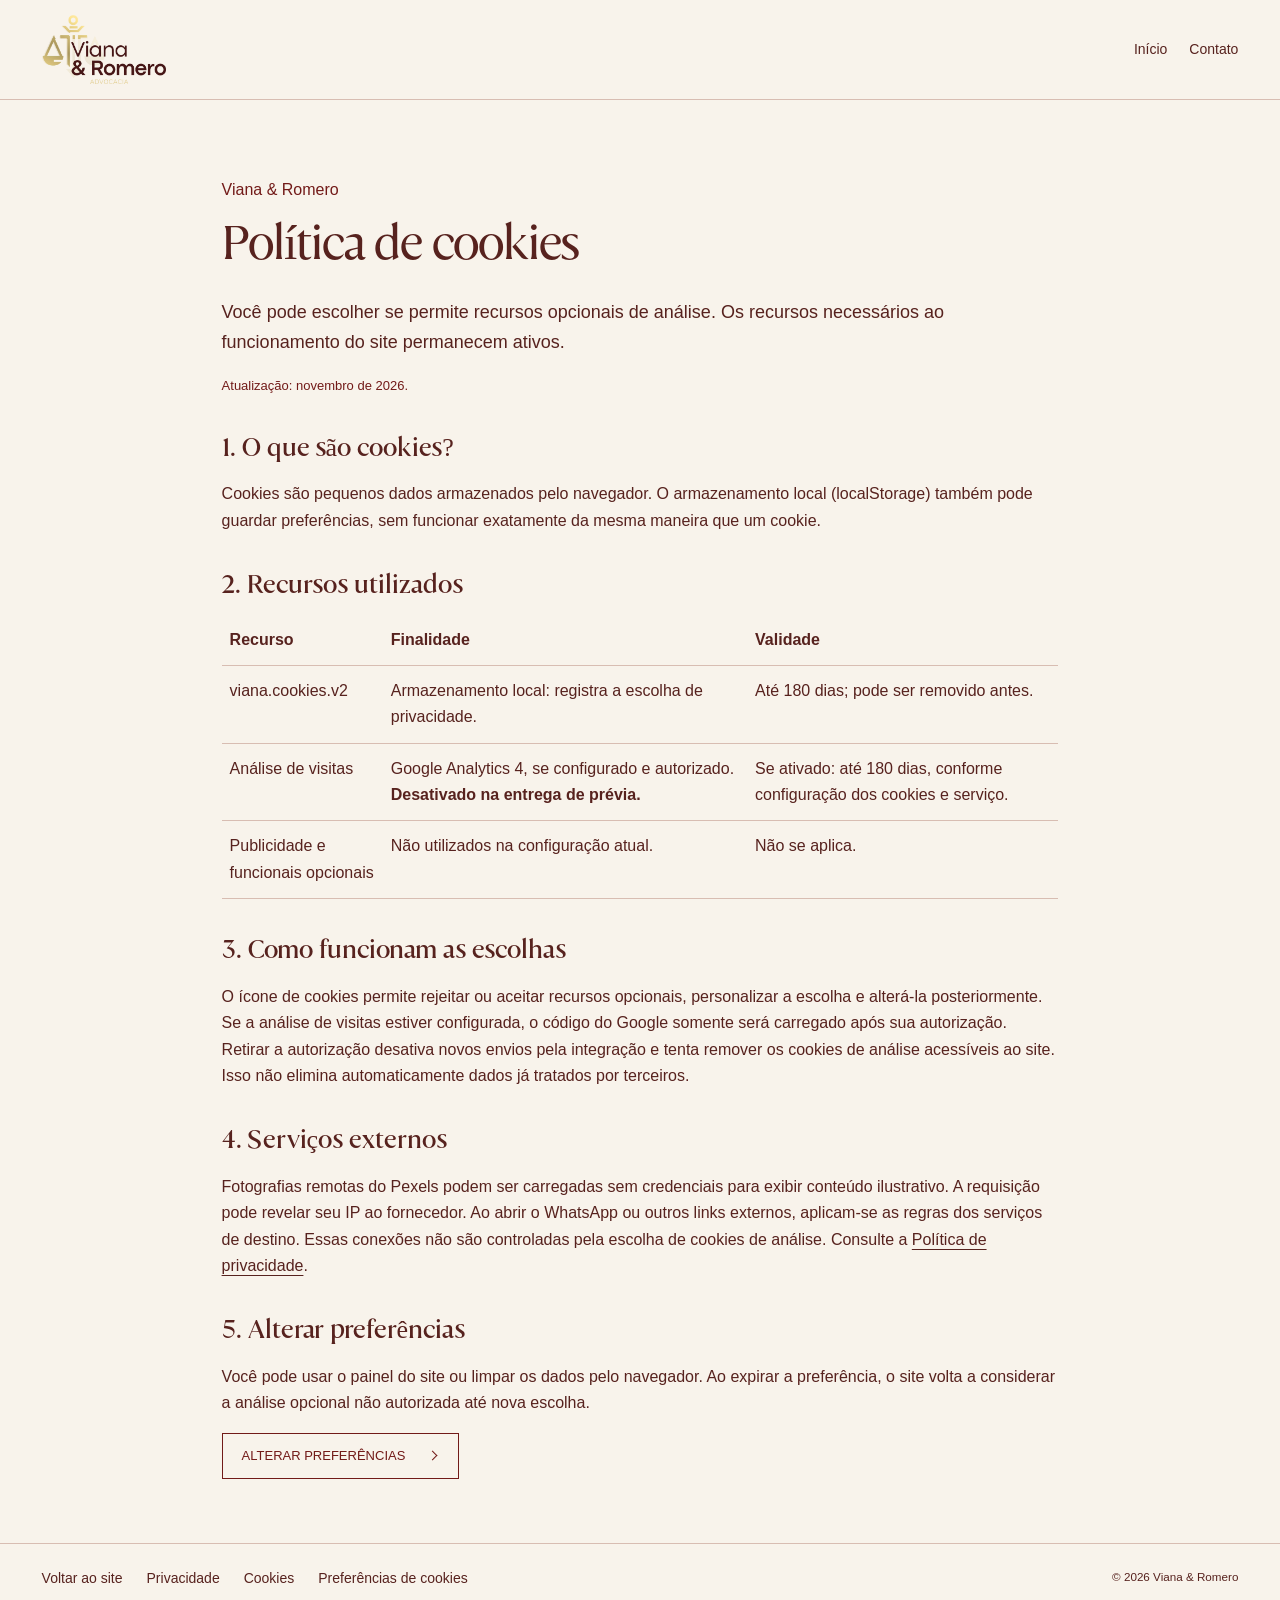
<file: cookies.html>
<!doctype html>
<html lang="pt-BR"><head><meta charset="utf-8"><meta name="viewport" content="width=device-width, initial-scale=1"><meta name="robots" content="noindex, follow"><meta name="theme-color" content="#721A18"><meta name="referrer" content="no-referrer"><title>Política de cookies | Viana &amp; Romero</title><meta name="description" content="Conheça os recursos de armazenamento e as preferências de cookies do site."><meta property="og:type" content="website"><meta property="og:locale" content="pt_BR"><meta property="og:title" content="Política de cookies | Viana &amp; Romero"><meta property="og:description" content="Conheça os recursos de armazenamento e as preferências de cookies do site."><meta name="twitter:card" content="summary_large_image"><!-- SEO_DOMINIO --><link rel="stylesheet" href="assets/fonts/fontes-opcionais.css?v=19"><link rel="stylesheet" href="css/style.css?v=38"><link rel="icon" type="image/x-icon" href="assets/images/favicon.ico?v=35">
<link rel="icon" type="image/png" sizes="16x16" href="assets/images/favicon-16.png?v=35">
<link rel="icon" type="image/png" sizes="32x32" href="assets/images/favicon-32.png?v=35">
<link rel="icon" type="image/png" sizes="192x192" href="assets/images/favicon.png?v=35">
<link rel="apple-touch-icon" sizes="180x180" href="assets/images/apple-touch-icon.png?v=35">
</head>
<body class="legal-page"><a class="skip" href="#conteudo">Ir para o conteúdo</a><header class="legal-header shell"><a href="index.html" aria-label="Viana e Romero — início"><img src="assets/images/logo-dark.png" alt="Viana &amp; Romero Advocacia" width="873" height="481"></a><nav aria-label="Navegação"><a href="index.html">Início</a><a href="index.html#contato">Contato</a></nav></header><main id="conteudo" class="shell legal-main"><p class="section-eyebrow">Viana &amp; Romero</p><h1>Política de cookies</h1><p class="legal-lead">Você pode escolher se permite recursos opcionais de análise. Os recursos necessários ao funcionamento do site permanecem ativos.</p><p class="legal-date">Atualização: novembro de 2026.</p>
<h2>1. O que são cookies?</h2><p>Cookies são pequenos dados armazenados pelo navegador. O armazenamento local (localStorage) também pode guardar preferências, sem funcionar exatamente da mesma maneira que um cookie.</p>
<h2>2. Recursos utilizados</h2><div class="legal-table-wrap"><table class="legal-table"><thead><tr><th>Recurso</th><th>Finalidade</th><th>Validade</th></tr></thead><tbody><tr><td>viana.cookies.v2</td><td>Armazenamento local: registra a escolha de privacidade.</td><td>Até 180 dias; pode ser removido antes.</td></tr><tr><td>Análise de visitas</td><td>Google Analytics 4, se configurado e autorizado. <strong>Desativado na entrega de prévia.</strong></td><td>Se ativado: até 180 dias, conforme configuração dos cookies e serviço.</td></tr><tr><td>Publicidade e funcionais opcionais</td><td>Não utilizados na configuração atual.</td><td>Não se aplica.</td></tr></tbody></table></div>
<h2>3. Como funcionam as escolhas</h2><p>O ícone de cookies permite rejeitar ou aceitar recursos opcionais, personalizar a escolha e alterá-la posteriormente. Se a análise de visitas estiver configurada, o código do Google somente será carregado após sua autorização. Retirar a autorização desativa novos envios pela integração e tenta remover os cookies de análise acessíveis ao site. Isso não elimina automaticamente dados já tratados por terceiros.</p>
<h2>4. Serviços externos</h2><p>Fotografias remotas do Pexels podem ser carregadas sem credenciais para exibir conteúdo ilustrativo. A requisição pode revelar seu IP ao fornecedor. Ao abrir o WhatsApp ou outros links externos, aplicam-se as regras dos serviços de destino. Essas conexões não são controladas pela escolha de cookies de análise. Consulte a <a href="privacidade.html">Política de privacidade</a>.</p>
<h2>5. Alterar preferências</h2><p>Você pode usar o painel do site ou limpar os dados pelo navegador. Ao expirar a preferência, o site volta a considerar a análise opcional não autorizada até nova escolha.</p><a class="editorial-cta" href="index.html#preferencias-cookies">Alterar preferências</a></main><footer class="legal-footer shell"><a href="index.html">Voltar ao site</a><a href="privacidade.html">Privacidade</a><a href="cookies.html">Cookies</a><a href="index.html#preferencias-cookies">Preferências de cookies</a><small>© 2026 Viana &amp; Romero</small></footer></body></html>
</file>
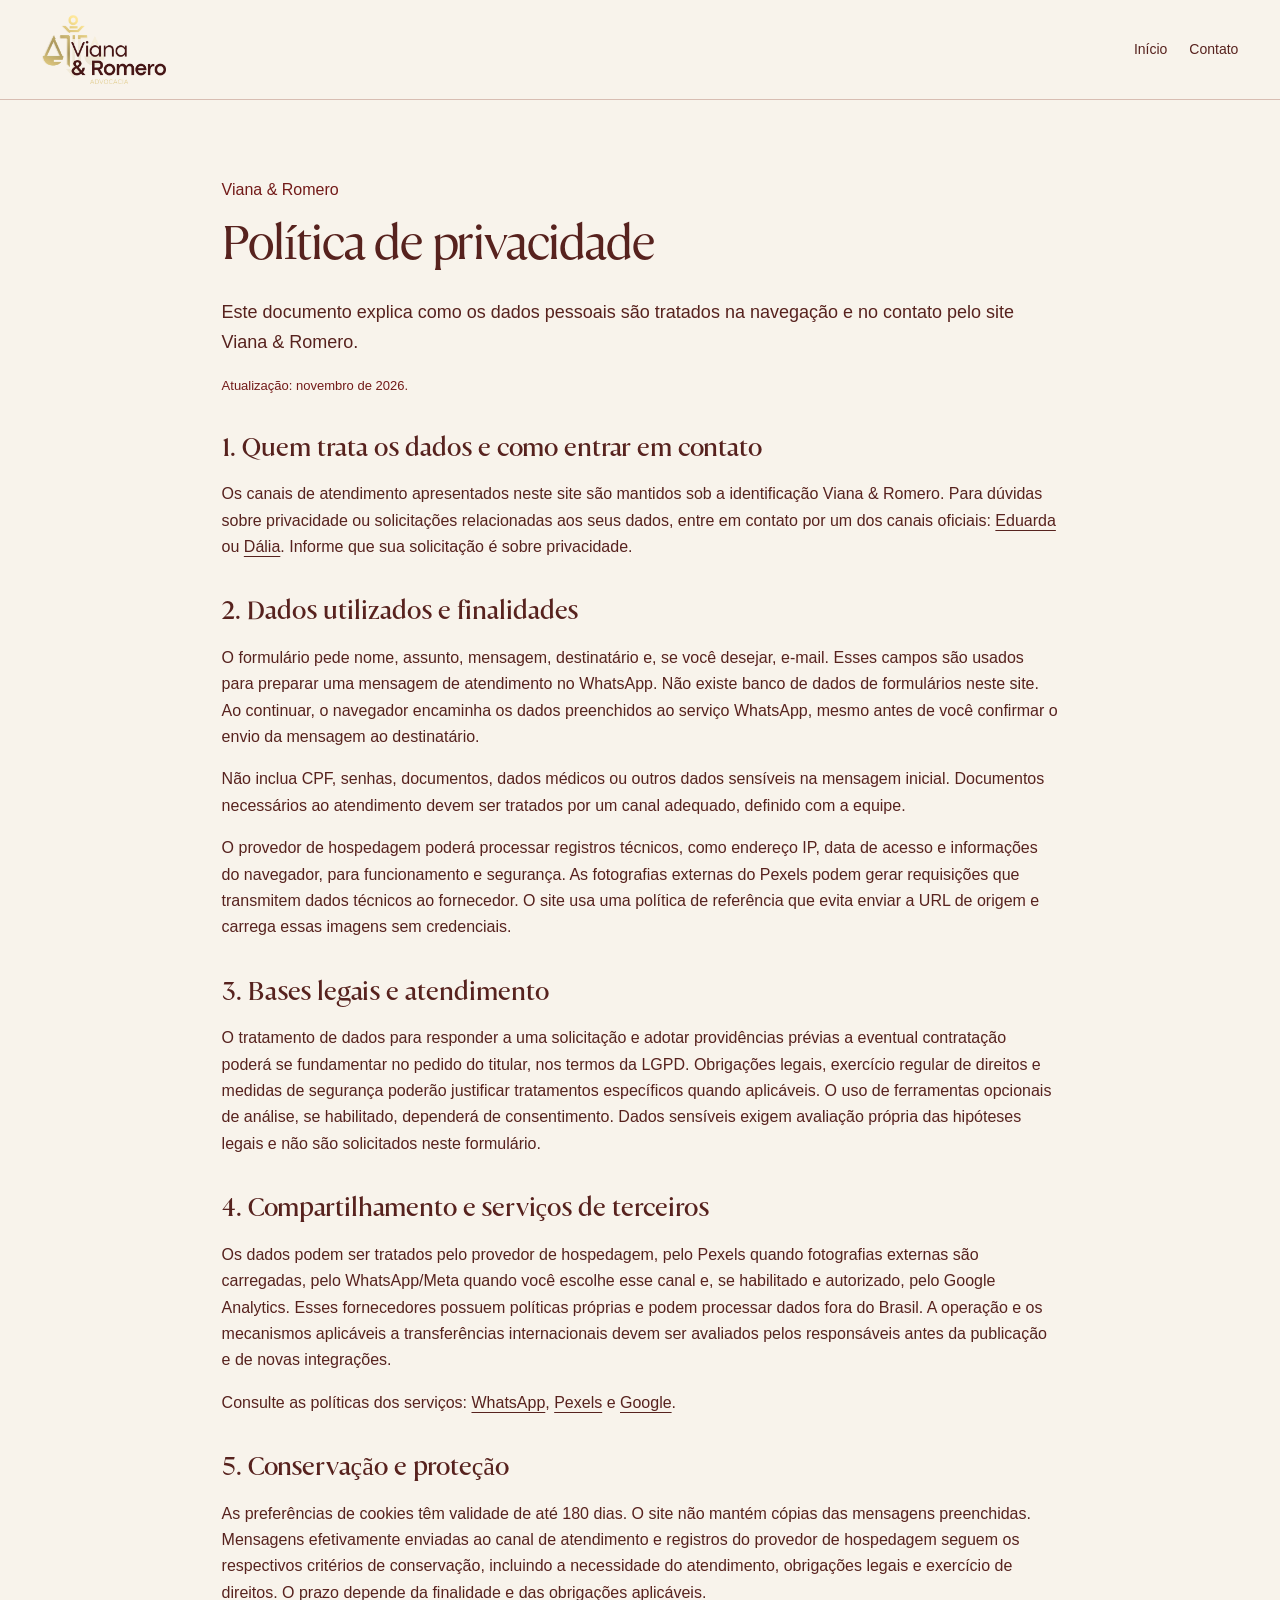
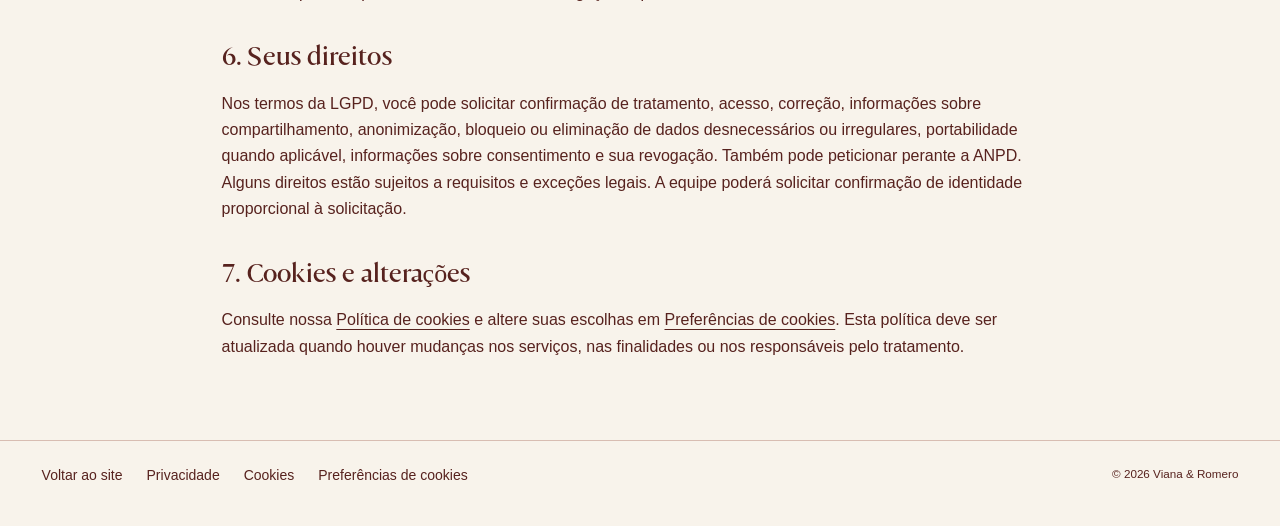
<file: privacidade.html>
<!doctype html>
<html lang="pt-BR"><head><meta charset="utf-8"><meta name="viewport" content="width=device-width, initial-scale=1"><meta name="robots" content="noindex, follow"><meta name="theme-color" content="#721A18"><meta name="referrer" content="no-referrer"><title>Política de privacidade | Viana &amp; Romero</title><meta name="description" content="Entenda o tratamento de dados pessoais e os canais de privacidade do Viana &amp; Romero."><meta property="og:type" content="website"><meta property="og:locale" content="pt_BR"><meta property="og:title" content="Política de privacidade | Viana &amp; Romero"><meta property="og:description" content="Entenda o tratamento de dados pessoais e os canais de privacidade do Viana &amp; Romero."><meta name="twitter:card" content="summary_large_image"><!-- SEO_DOMINIO --><link rel="stylesheet" href="assets/fonts/fontes-opcionais.css?v=19"><link rel="stylesheet" href="css/style.css?v=38"><link rel="icon" type="image/x-icon" href="assets/images/favicon.ico?v=35">
<link rel="icon" type="image/png" sizes="16x16" href="assets/images/favicon-16.png?v=35">
<link rel="icon" type="image/png" sizes="32x32" href="assets/images/favicon-32.png?v=35">
<link rel="icon" type="image/png" sizes="192x192" href="assets/images/favicon.png?v=35">
<link rel="apple-touch-icon" sizes="180x180" href="assets/images/apple-touch-icon.png?v=35">
</head>
<body class="legal-page"><a class="skip" href="#conteudo">Ir para o conteúdo</a><header class="legal-header shell"><a href="index.html" aria-label="Viana e Romero — início"><img src="assets/images/logo-dark.png" alt="Viana &amp; Romero Advocacia" width="873" height="481"></a><nav aria-label="Navegação"><a href="index.html">Início</a><a href="index.html#contato">Contato</a></nav></header><main id="conteudo" class="shell legal-main"><p class="section-eyebrow">Viana &amp; Romero</p><h1>Política de privacidade</h1><p class="legal-lead">Este documento explica como os dados pessoais são tratados na navegação e no contato pelo site Viana &amp; Romero.</p>
<p class="legal-date">Atualização: novembro de 2026.</p>
<h2>1. Quem trata os dados e como entrar em contato</h2><p>Os canais de atendimento apresentados neste site são mantidos sob a identificação Viana &amp; Romero. Para dúvidas sobre privacidade ou solicitações relacionadas aos seus dados, entre em contato por um dos canais oficiais: <a href="https://wa.me/5571988785830">Eduarda</a> ou <a href="https://wa.me/5571983150847">Dália</a>. Informe que sua solicitação é sobre privacidade.</p>
<h2>2. Dados utilizados e finalidades</h2><p>O formulário pede nome, assunto, mensagem, destinatário e, se você desejar, e-mail. Esses campos são usados para preparar uma mensagem de atendimento no WhatsApp. Não existe banco de dados de formulários neste site. Ao continuar, o navegador encaminha os dados preenchidos ao serviço WhatsApp, mesmo antes de você confirmar o envio da mensagem ao destinatário.</p><p>Não inclua CPF, senhas, documentos, dados médicos ou outros dados sensíveis na mensagem inicial. Documentos necessários ao atendimento devem ser tratados por um canal adequado, definido com a equipe.</p><p>O provedor de hospedagem poderá processar registros técnicos, como endereço IP, data de acesso e informações do navegador, para funcionamento e segurança. As fotografias externas do Pexels podem gerar requisições que transmitem dados técnicos ao fornecedor. O site usa uma política de referência que evita enviar a URL de origem e carrega essas imagens sem credenciais.</p>
<h2>3. Bases legais e atendimento</h2><p>O tratamento de dados para responder a uma solicitação e adotar providências prévias a eventual contratação poderá se fundamentar no pedido do titular, nos termos da LGPD. Obrigações legais, exercício regular de direitos e medidas de segurança poderão justificar tratamentos específicos quando aplicáveis. O uso de ferramentas opcionais de análise, se habilitado, dependerá de consentimento. Dados sensíveis exigem avaliação própria das hipóteses legais e não são solicitados neste formulário.</p>
<h2>4. Compartilhamento e serviços de terceiros</h2><p>Os dados podem ser tratados pelo provedor de hospedagem, pelo Pexels quando fotografias externas são carregadas, pelo WhatsApp/Meta quando você escolhe esse canal e, se habilitado e autorizado, pelo Google Analytics. Esses fornecedores possuem políticas próprias e podem processar dados fora do Brasil. A operação e os mecanismos aplicáveis a transferências internacionais devem ser avaliados pelos responsáveis antes da publicação e de novas integrações.</p><p>Consulte as políticas dos serviços: <a href="https://www.whatsapp.com/legal/privacy-policy">WhatsApp</a>, <a href="https://www.pexels.com/privacy-policy/">Pexels</a> e <a href="https://policies.google.com/privacy?hl=pt-BR">Google</a>.</p>
<h2>5. Conservação e proteção</h2><p>As preferências de cookies têm validade de até 180 dias. O site não mantém cópias das mensagens preenchidas. Mensagens efetivamente enviadas ao canal de atendimento e registros do provedor de hospedagem seguem os respectivos critérios de conservação, incluindo a necessidade do atendimento, obrigações legais e exercício de direitos. O prazo depende da finalidade e das obrigações aplicáveis.</p>
<h2>6. Seus direitos</h2><p>Nos termos da LGPD, você pode solicitar confirmação de tratamento, acesso, correção, informações sobre compartilhamento, anonimização, bloqueio ou eliminação de dados desnecessários ou irregulares, portabilidade quando aplicável, informações sobre consentimento e sua revogação. Também pode peticionar perante a ANPD. Alguns direitos estão sujeitos a requisitos e exceções legais. A equipe poderá solicitar confirmação de identidade proporcional à solicitação.</p>
<h2>7. Cookies e alterações</h2><p>Consulte nossa <a href="cookies.html">Política de cookies</a> e altere suas escolhas em <a href="index.html#preferencias-cookies">Preferências de cookies</a>. Esta política deve ser atualizada quando houver mudanças nos serviços, nas finalidades ou nos responsáveis pelo tratamento.</p></main><footer class="legal-footer shell"><a href="index.html">Voltar ao site</a><a href="privacidade.html">Privacidade</a><a href="cookies.html">Cookies</a><a href="index.html#preferencias-cookies">Preferências de cookies</a><small>© 2026 Viana &amp; Romero</small></footer></body></html>
</file>
<file: assets/fonts/fontes-opcionais.css>
/* Extraia o ZIP de fontes original nesta pasta, sem renomear. */
@font-face { font-family: 'FH Total Display Test'; src: url('FHTotalDisplay-Test-Light-BF6514dd5b2b64b.otf') format('opentype'); font-weight: 300; font-style: normal; font-display: swap; unicode-range: U+0020,U+002C-002E,U+0030-0039,U+0041-005A,U+0061-007A,U+00A0,U+0131,U+0237,U+02D9,U+0307; }
@font-face { font-family: 'FH Total Display Test'; src: url('FHTotalDisplay-Test-LightItalic-BF6514dd5b196e7.otf') format('opentype'); font-weight: 300; font-style: italic; font-display: swap; unicode-range: U+0020,U+002C-002E,U+0030-0039,U+0041-005A,U+0061-007A,U+00A0,U+0131,U+0237,U+02D9,U+0307; }
@font-face { font-family: 'FH Total Display Test'; src: url('FHTotalDisplay-Test-Regular-BF6514dd5b34b98.otf') format('opentype'); font-weight: 400; font-style: normal; font-display: swap; unicode-range: U+0020,U+002C-002E,U+0030-0039,U+0041-005A,U+0061-007A,U+00A0,U+0131,U+0237,U+02D9,U+0307; }
@font-face { font-family: 'FH Total Display Test'; src: url('FHTotalDisplay-Test-RegularItalic-BF6514dd5b252ec.otf') format('opentype'); font-weight: 400; font-style: italic; font-display: swap; unicode-range: U+0020,U+002C-002E,U+0030-0039,U+0041-005A,U+0061-007A,U+00A0,U+0131,U+0237,U+02D9,U+0307; }
@font-face { font-family: 'FH Total Display Test'; src: url('FHTotalDisplay-Test-Medium-BF6514dd5ae34c2.otf') format('opentype'); font-weight: 500; font-style: normal; font-display: swap; unicode-range: U+0020,U+002C-002E,U+0030-0039,U+0041-005A,U+0061-007A,U+00A0,U+0131,U+0237,U+02D9,U+0307; }
@font-face { font-family: 'FH Total Display Test'; src: url('FHTotalDisplay-Test-MediumItalic-BF6514dd5b43127.otf') format('opentype'); font-weight: 500; font-style: italic; font-display: swap; unicode-range: U+0020,U+002C-002E,U+0030-0039,U+0041-005A,U+0061-007A,U+00A0,U+0131,U+0237,U+02D9,U+0307; }
@font-face { font-family: 'FH Total Fine Test'; src: url('FHTotalFine-Test-Light-BF6514dd5ac6ae1.otf') format('opentype'); font-weight: 300; font-style: normal; font-display: swap; unicode-range: U+0020,U+002C-002E,U+0030-0039,U+0041-005A,U+0061-007A,U+00A0,U+0131,U+0237,U+02D9,U+0307; }
@font-face { font-family: 'FH Total Fine Test'; src: url('FHTotalFine-Test-LightItalic-BF6514dd5b0a56e.otf') format('opentype'); font-weight: 300; font-style: italic; font-display: swap; unicode-range: U+0020,U+002C-002E,U+0030-0039,U+0041-005A,U+0061-007A,U+00A0,U+0131,U+0237,U+02D9,U+0307; }
@font-face { font-family: 'FH Total Fine Test'; src: url('FHTotalFine-Test-Regular-BF6514dd5a9e811.otf') format('opentype'); font-weight: 400; font-style: normal; font-display: swap; unicode-range: U+0020,U+002C-002E,U+0030-0039,U+0041-005A,U+0061-007A,U+00A0,U+0131,U+0237,U+02D9,U+0307; }
@font-face { font-family: 'FH Total Fine Test'; src: url('FHTotalFine-Test-RegularItalic-BF6514dd5b1cacd.otf') format('opentype'); font-weight: 400; font-style: italic; font-display: swap; unicode-range: U+0020,U+002C-002E,U+0030-0039,U+0041-005A,U+0061-007A,U+00A0,U+0131,U+0237,U+02D9,U+0307; }
@font-face { font-family: 'FH Total Fine Test'; src: url('FHTotalFine-Test-Medium-BF6514dd5a98f5e.otf') format('opentype'); font-weight: 500; font-style: normal; font-display: swap; unicode-range: U+0020,U+002C-002E,U+0030-0039,U+0041-005A,U+0061-007A,U+00A0,U+0131,U+0237,U+02D9,U+0307; }
@font-face { font-family: 'FH Total Fine Test'; src: url('FHTotalFine-Test-MediumItalic-BF6514dd5b1e063.otf') format('opentype'); font-weight: 500; font-style: italic; font-display: swap; unicode-range: U+0020,U+002C-002E,U+0030-0039,U+0041-005A,U+0061-007A,U+00A0,U+0131,U+0237,U+02D9,U+0307; }
</file>
<file: css/style.css>
:root {
  --wine:#721a18; --deep:#591815; --gold:#d9bf78; --paper:#f8f3eb;
  --ink:#57221e; --rule:#d8bdb2;
  --display:'FH Total Display','FH Total Display Test','Palatino Linotype','Book Antiqua',Georgia,serif;
  --fine:'Times Now','FH Total Display Test','Palatino Linotype',Georgia,serif;
  --drawer-time: 1050ms; --drawer-ease:cubic-bezier(.65,0,.25,1);
  --text:'Suisse Intl','Helvetica Neue',Arial,sans-serif;
  --gutter:clamp(24px,3.25vw,64px); --header-height:96px;
  --ease:cubic-bezier(.22,.8,.25,1);
}
*,*::before,*::after{box-sizing:border-box}
html{scroll-behavior:smooth;scrollbar-width:none;scroll-padding-top:var(--header-height)}
html::-webkit-scrollbar,.mega::-webkit-scrollbar,.mobile-menu::-webkit-scrollbar{display:none}
body{margin:0;background:var(--paper);font-family:var(--text);color:var(--ink)}
button,a{-webkit-tap-highlight-color:transparent}a{color:inherit;text-decoration:none}
button{font:inherit;color:inherit;border:0;background:none;cursor:pointer;padding:0}
button:focus-visible,a:focus-visible{outline:2px solid currentColor;outline-offset:4px}
img{display:block;max-width:100%}[hidden]{display:none!important}
.shell{width:100%;padding-inline:var(--gutter);max-width:1920px;margin-inline:auto}
.sr-only,.skip:not(:focus){position:absolute;width:1px;height:1px;padding:0;margin:-1px;overflow:hidden;clip:rect(0,0,0,0);white-space:nowrap}
.skip:focus{position:fixed;top:10px;left:10px;z-index:50;padding:12px;background:var(--paper);color:var(--wine)}
/* Desktop: fundo transparente, painel sobre o conteúdo, sem deslocar a página. */
.header{position:fixed;inset:0 0 auto;z-index:10;color:var(--paper);background:transparent;transition:background-color .38s var(--ease),color .32s ease;isolation:isolate}
.header.is-solid,.header.is-open,.header.is-closing{background:var(--paper);color:var(--wine)}
@media(hover:hover) and (min-width:1001px){.header:hover{background:var(--paper);color:var(--wine)}}
.bar{display:flex;align-items:center;justify-content:space-between;gap:30px;height:var(--header-height)}
.brand{position:relative;display:block;width:124px;flex:0 0 124px}
.logo{width:100%;height:auto;transition:opacity .32s ease}.logo-dark{position:absolute;inset:0;opacity:0}
.header:is(.is-solid,.is-open,.is-closing) .logo-light{opacity:0}.header:is(.is-solid,.is-open,.is-closing) .logo-dark{opacity:1}
@media(hover:hover) and (min-width:1001px){.header:hover .logo-light{opacity:0}.header:hover .logo-dark{opacity:1}}
.desktop-nav{display:flex;align-items:center;gap:clamp(20px,2.1vw,40px);height:100%}
.nav-link{display:flex;align-items:center;font:400 clamp(13px,.85vw,15px)/1.2 var(--text);text-transform:uppercase;white-space:nowrap;min-height:44px;position:relative}
.nav-link::after{content:'';position:absolute;inset:auto 0 7px;height:1px;background:currentColor;transform:scaleX(0);transform-origin:left;transition:transform .32s var(--ease)}
.nav-link:hover::after,.nav-link[aria-expanded=true]::after{transform:scaleX(1)}
.mega-stage{height:0;overflow:hidden;transition:height .6s var(--ease);background:var(--paper);color:var(--wine)}
.mega{max-height:calc(100dvh - var(--header-height));overflow:auto;scrollbar-width:none;animation:reveal .55s var(--ease) both}
.mega-inner{display:grid;grid-template-columns:minmax(205px,.95fr) minmax(0,2.05fr);align-items:start;padding-bottom:27px;position:relative}
.mega-inner::before{content:'';position:absolute;top:0;left:var(--gutter);right:var(--gutter);border-top:1px solid var(--rule)}
.mega-contact{padding:23px 24px 0 0}.contact-copy h2{font:400 23px/1.15 var(--display);margin:0 0 9px}
.contact-copy p{font-size:15px;line-height:1.35;margin:0 0 12px}.contact-copy .contact-label{font-size:13px;margin:0 0 2px;color:var(--ink)}
.contact-options{display:flex;flex-wrap:wrap;gap:5px 20px}.contact-options a,.contact-options button{font:400 15px/1.2 var(--text);min-height:28px;padding:5px 0}
.contact-options a:hover,.contact-options button:hover{text-decoration:underline;text-underline-offset:4px}
.mega-links{display:grid;grid-template-columns:repeat(3,minmax(0,1fr));align-items:start}
.mega-links>a,.mega-links>button{display:block;text-align:left;border-left:1px solid var(--rule);padding:24px 20px 13px;min-height:100px;transition:background-color .3s ease;overflow-wrap:break-word}
.mega-links>a:hover,.mega-links>button:hover{background:#f1e8df}
.mega-links h2,.link-title{display:block;font:italic 400 clamp(19px,1.4vw,24px)/1.15 var(--fine);margin:0 0 7px}
.mega-links p,.link-desc{display:block;font-size:15px;line-height:1.3;margin:0}
.benefits>a{min-height:88px;padding-block:17px 12px}.benefits>a:nth-child(n+4){border-top:1px solid var(--rule)}
@keyframes reveal{from{opacity:0;transform:translateY(-5px)}to{opacity:1;transform:translateY(0)}}
/* Mobile: drawer entra pela direita e sai pela direita. */
.mobile-toggle{display:none;align-items:center;gap:12px;font-family:var(--display);font-size:15px;min-height:48px}
.hamburger{display:grid;gap:7px;width:28px}.hamburger i{display:block;height:1px;background:currentColor}
.mobile-menu{position:fixed;inset:0;margin:0;width:100%;max-width:none;height:100%;height:100dvh;max-height:none;border:0;padding:0;background:var(--deep);color:var(--paper);overflow-y:auto;overflow-x:hidden;scrollbar-width:none;overscroll-behavior:contain;transform:translateX(100%);transition:transform var(--drawer-time) var(--drawer-ease)}
.mobile-menu.is-visible{transform:translateX(0)}.mobile-menu::backdrop{background:transparent}
.mobile-top{display:flex;justify-content:space-between;align-items:center;padding:18px var(--gutter) 0;gap:20px}.mobile-top img{width:105px;height:auto}
.close-menu{display:grid;place-items:center;width:48px;height:48px;color:var(--gold)}.close-menu svg{width:25px;height:25px;fill:none;stroke:currentColor;stroke-width:1.1}
.mobile-content{min-height:calc(100dvh - 82px);display:flex;flex-direction:column;justify-content:center;align-items:center;padding:25px 18px 62px;gap:34px}
.mobile-nav{width:100%;text-align:center;display:grid;gap:2px}
.mobile-nav>a,.mobile-group>button{display:inline-flex;align-items:center;justify-content:center;gap:12px;min-height:46px;font:300 clamp(28px,8.6vw,42px)/1.12 var(--display);letter-spacing:-.035em}
.mobile-group>button span{font:400 23px/1 var(--text);color:var(--gold);letter-spacing:0}
.mobile-sub{display:grid;justify-items:center;gap:0;padding:4px 0 9px;animation:reveal .55s var(--ease) both}
.mobile-sub a,.mobile-sub button,.mobile-social a,.mobile-social button{font-size:16px;min-height:32px;display:flex;align-items:center;justify-content:center;padding:5px 8px;text-align:center}
.mobile-social{display:flex;flex-direction:column;align-items:center;color:var(--gold)}
.mobile-social a:hover,.mobile-sub a:hover{text-decoration:underline;text-underline-offset:3px}body.menu-open{overflow:hidden}
.notice{position:fixed;z-index:20;bottom:24px;left:50%;transform:translateX(-50%);max-width:calc(100% - 32px);width:max-content;background:var(--paper);color:var(--wine);border:1px solid var(--rule);padding:15px 20px;font-size:15px;box-shadow:0 8px 35px #0002}
@media(min-width:1001px) and (max-width:1200px){.mega-inner{grid-template-columns:minmax(180px,.75fr) minmax(0,2.25fr)}.mega-links>a,.mega-links>button{padding-inline:13px}.desktop-nav{gap:19px}}
@media(max-width:1000px){:root{--header-height:78px}.desktop-nav,.mega-stage{display:none!important}.mobile-toggle{display:flex}.brand{width:104px;flex-basis:104px}.bar{gap:15px}}
@media(max-height:680px) and (max-width:1000px){.mobile-content{gap:18px;padding-block:14px 25px}.mobile-nav>a,.mobile-group>button{min-height:40px}.mobile-social a,.mobile-social button{min-height:28px}}
@media(prefers-reduced-motion:reduce){*,*::before,*::after{animation-duration:.01ms!important;transition-duration:.01ms!important;scroll-behavior:auto!important}}

/* V03: composição editorial e navegação por ícone, sem contatos duplicados. */
.mobile-toggle{width:48px;justify-content:center}.hamburger{width:25px;gap:10px}
.mobile-menu{background:#591815}.mobile-top{padding-top:25px}.mobile-content{min-height:calc(100dvh - 88px);padding:22px 12px 100px;gap:0}.mobile-nav{gap:4px}.mobile-nav>a,.mobile-group>button{min-height:49px}.mobile-group>button{max-width:100%}.mobile-group>button span{font-size:22px;font-weight:400}.mobile-sub a,.mobile-sub button{font:400 15px/1.25 var(--display);min-height:34px}
.mega-links h2,.link-title{font-weight:300}.contact-copy h2{font-weight:300}
.cookie-trigger{position:fixed;z-index:15;left:max(12px,env(safe-area-inset-left));bottom:max(12px,env(safe-area-inset-bottom));width:46px;height:46px;display:grid;place-items:center;border-radius:9px;background:#fff;color:#283747;box-shadow:0 2px 12px #0002}.cookie-trigger svg{width:32px;height:32px}.cookie-trigger:hover{background:#f8f3eb}
@media(max-width:360px){.mobile-nav>a,.mobile-group>button{font-size:clamp(25px,8.2vw,30px)}.mobile-group>button{gap:7px}}
@media(max-height:660px) and (max-width:1000px){.mobile-content{padding-bottom:76px;min-height:calc(100dvh - 88px)}.mobile-nav>a,.mobile-group>button{min-height:42px}}

/* V04 — Hero editorial. The logo is stationary; only the mask opens. */
.hero {
  position: relative;
  isolation: isolate;
  display: grid;
  place-items: center;
  min-height: 520px;
  height: 88svh;
  overflow: hidden;
  background: #591815 url('../assets/images/hero-background.webp') center / cover no-repeat;
  color: var(--paper);
}
.hero::before {
  content: '';
  position: absolute;
  z-index: -1;
  inset: 0;
  background: linear-gradient(180deg, rgba(29,6,8,.40), transparent 28%, transparent 78%, rgba(29,6,8,.16));
}
.hero-art {
  position: absolute;
  z-index: -1;
  width: min(33vw, 58svh, 510px);
  aspect-ratio: 1;
  background: #8b3a2c url('../assets/images/hero-detail.webp') center / cover no-repeat;
  box-shadow: 0 12px 45px #25080b26;
}
.hero-heading {
  display: grid;
  place-items: center;
  width: min(58vw, 86svh, 790px);
  max-width: calc(100% - 40px);
  margin: 0;
  font: 300 1rem/1 var(--display);
}
.hero-logo { width: 100%; height: auto; }
@supports (clip-path: inset(0)) {
  .hero-logo { animation: hero-center-reveal 2.35s cubic-bezier(.65, 0, .18, 1) .3s both; }
  @keyframes hero-center-reveal {
    from { clip-path: inset(0 50% 0 50%); }
    to { clip-path: inset(0 0 0 0); }
  }
}
@media (max-width: 1000px) {
  .hero { height: 76svh; min-height: 420px; }
  .hero-art { width: min(62vw, 47svh, 410px); }
  .hero-heading { width: min(88vw, 80svh, 650px); }
}
@media (max-height: 520px) and (orientation: landscape) {
  .hero { height: max(100svh, 360px); min-height: 360px; }
  .hero-art { width: min(46vh, 240px); }
  .hero-heading { width: min(72vh, 420px); }
}
@media (prefers-reduced-motion: reduce) {
  .hero-logo { animation: none !important; clip-path: none !important; }
}

/* V04 — Consentimento: caixa editorial no desktop, tela inteira no celular. */
body.cookies-open { overflow: hidden; }
.cookie-dialog { position: fixed; inset: 0; margin: auto; width: min(1060px, calc(100% - 64px)); height: min(790px, calc(100dvh - 72px)); max-width: none; max-height: none; padding: 0; border: 0; border-radius: 7px; background: #fff; color: #49352e; font: 400 17px/1.6 var(--text); box-shadow: 0 14px 55px #0003; overflow: hidden; opacity: 0; transform: translateY(18px); transition: opacity .42s ease, transform .55s var(--ease); }
.cookie-dialog.is-visible { opacity: 1; transform: translateY(0); }
.cookie-dialog::backdrop { background: rgb(20 12 10 / 0%); transition: background-color .55s ease; }
.cookie-dialog.is-visible::backdrop { background: rgb(20 12 10 / 43%); }
.cookie-layout { display: grid; grid-template-rows: auto minmax(0,1fr) auto; height: 100%; }
.cookie-head { display: flex; align-items: center; justify-content: space-between; padding: 19px 30px; border-bottom: 1px solid #eee7e3; gap: 12px; }
.cookie-head h2 { font: 500 23px/1.2 var(--text); margin: 0; color: var(--wine); }
.cookie-close { flex: 0 0 44px; height: 44px; display: grid; place-items: center; color: #77645a; }
.cookie-body { overflow: auto; overscroll-behavior: contain; padding: 18px 30px 0; scrollbar-width: thin; scrollbar-color: #a89b92 transparent; }
.cookie-intro { padding-bottom: 20px; }
.cookie-intro p { margin: 0 0 15px; }
.cookie-policy summary { cursor: pointer; text-decoration: underline; text-underline-offset: 3px; color: var(--wine); font: 400 15px/1.5 var(--text); }
.cookie-policy p { font-size: 15px; margin: 10px 0 0; overflow-wrap: anywhere; }
.cookie-category { padding: 16px 0 20px; border-top: 1px solid #eee7e3; }
.cookie-category-top { display: flex; align-items: center; justify-content: space-between; gap: 12px; }
.cookie-category h3 { font: 500 20px/1.3 var(--text); margin: 0; }
.cookie-expand { display: flex; align-items: center; gap: 12px; min-height: 44px; text-align: left; }
.cookie-expand::before { content: ''; width: 6px; height: 6px; border-top: 1px solid currentColor; border-right: 1px solid currentColor; transform: rotate(45deg); transition: transform .25s ease; }
.cookie-expand[aria-expanded=true]::before { transform: rotate(135deg); }
.cookie-category > p { margin: 4px 0 0 18px; }
.cookie-detail { margin: 12px 0 0 18px; padding: 12px; background: #f8f3eb; overflow-wrap: anywhere; font-size: 15px; }
.cookie-detail p { margin: 0; }
.cookie-required,.cookie-unused { font: 400 14px/1.3 var(--text); text-align: right; }
.cookie-required { color: #386b32; } .cookie-unused { color: #77645a; }
.cookie-switch { display: inline-flex; align-items: center; min-height: 44px; position: relative; cursor: pointer; flex: none; }
.cookie-switch input { position: absolute; inset: 0; width: 100%; height: 100%; margin: 0; opacity: 0; cursor: pointer; }
.cookie-switch span { width: 49px; height: 27px; border-radius: 20px; background: #897f78; padding: 3px; transition: background .25s; }
.cookie-switch span::after { content: ''; display: block; height: 21px; width: 21px; background: white; border-radius: 50%; transition: transform .25s; }
.cookie-switch input:checked + span { background: var(--wine); }
.cookie-switch input:checked + span::after { transform: translateX(22px); }
.cookie-switch input:focus-visible + span { outline: 2px solid var(--wine); outline-offset: 4px; }
.cookie-footer { border-top: 1px solid #eee7e3; padding: 23px 30px; background: #fff; }
.cookie-actions { display: grid; grid-template-columns: repeat(3,minmax(0,1fr)); gap: 10px; }
.cookie-actions button { border: 1px solid var(--wine); min-height: 51px; padding: 10px 12px; border-radius: 2px; color: var(--wine); font: 400 15px/1.2 var(--text); transition: background .25s,color .25s; }
.cookie-actions button[data-consent=accept] { background: var(--wine); color: #fff; }
.cookie-actions button:hover { background: #f3e7e1; color: var(--wine); }
.cookie-status { font-size: 14px; margin: 0 0 8px; color: var(--wine); }.cookie-status:empty { display:none; }
@media(max-width: 1000px) { .cookie-dialog { margin:0; width:100%; height:100dvh; border-radius:0; opacity:1; transform:translateY(100%); transition:transform var(--drawer-time) var(--drawer-ease); } .cookie-dialog.is-visible { transform:translateY(0); } .cookie-dialog::backdrop { transition-duration:var(--drawer-time); } }
@media(max-width: 600px) { .cookie-head { padding: 11px 22px; } .cookie-head h2 { font-size: 21px; } .cookie-body { padding: 14px 22px 0; font-size: 16px; line-height:1.55; } .cookie-category h3 {font-size:18px;} .cookie-required,.cookie-unused{font-size:12px;} .cookie-category { padding: 12px 0 16px; } .cookie-footer {padding: 14px 22px max(16px,env(safe-area-inset-bottom));} .cookie-actions { grid-template-columns:1fr; gap:8px; } .cookie-actions button {min-height:44px;font-size:16px;} .cookie-actions button[data-consent=accept]{order:-2;} .cookie-actions button[data-consent=save]{order:-1;} }
@media(max-height: 420px) and (max-width:600px) { .cookie-footer{padding-block:8px;} .cookie-actions{grid-template-columns:repeat(3,minmax(0,1fr));gap:5px;} .cookie-actions button{font-size:13px;padding:5px;} }

/* V05 — Um único controle de cookies, independente da animação do menu. */
.cookie-trigger{z-index:100}
.mobile-menu{background:transparent;overflow:clip;transform:none;transition:none}
.mobile-menu.is-visible{transform:none}
.mobile-panel{position:absolute;inset:0;background:var(--deep);overflow-y:auto;overflow-x:hidden;scrollbar-width:none;overscroll-behavior:contain;transform:translateX(100%);transition:transform var(--drawer-time) var(--drawer-ease)}
.mobile-panel::-webkit-scrollbar{display:none}
.mobile-menu.is-visible .mobile-panel{transform:translateX(0)}
/* V05 — Sobre nós: composição editorial assimétrica, sem imagens. */
.about{padding-top:clamp(58px,6.3vw,118px);padding-bottom:clamp(70px,7.5vw,142px);color:var(--ink)}
.about-heading{border-top:1px solid var(--rule);padding-top:clamp(19px,1.6vw,31px);margin-bottom:clamp(35px,4vw,75px)}
.about-heading h2{margin:0;color:var(--wine);font:italic 400 clamp(17px,1.2vw,22px)/1.3 var(--fine)}
.about-lead{max-width:47%;margin:0;font:300 clamp(32px,2.9vw,54px)/1.13 var(--display);letter-spacing:-.022em;overflow-wrap:break-word}
.about-support{width:42%;margin:clamp(40px,4.6vw,86px) 0 0 auto;font:400 clamp(17px,1.25vw,22px)/1.48 var(--text)}
.about-support p{margin:0 0 .85em}
.about-actions{display:flex;flex-wrap:wrap;gap:14px 22px;margin-top:clamp(24px,2.4vw,45px)}
.editorial-cta{display:inline-flex;align-items:center;justify-content:space-between;gap:24px;min-height:46px;min-width:170px;padding:10px 19px;border:1px solid var(--wine);border-radius:0;color:var(--wine);font:400 13px/1.25 var(--text);text-transform:uppercase;transition:border-radius .55s var(--ease),color .35s var(--ease)}
.editorial-cta:hover,.editorial-cta:focus-visible{border-radius:999px;background:transparent;color:var(--wine)}
.editorial-cta::after{content:"";width:7px;height:7px;flex:0 0 7px;border-top:1px solid currentColor;border-right:1px solid currentColor;transform:rotate(45deg);margin-right:3px}
@media(max-width:1000px){.about-lead{max-width:80%;font-size:clamp(30px,4.5vw,44px)}.about-support{width:68%;margin-top:48px}}
@media(max-width:600px){.about{padding-top:47px;padding-bottom:80px}.about-heading{margin-bottom:38px}.about-lead{max-width:none;font-size:clamp(28px,7.6vw,35px);line-height:1.16;letter-spacing:-.02em}.about-support{width:100%;margin-top:34px;font-size:17px;line-height:1.55}.about-actions{gap:12px}.editorial-cta{padding:10px 15px;flex:0 1 auto;font-size:12px;min-width:0;min-height:44px;gap:18px}}

/* V06 — Reveals editoriais por bloco: ativados somente quando JS e IO estão disponíveis. */
[data-reveal].reveal-ready{opacity:0;transform:translateY(20px);transition:opacity .95s var(--ease),transform 1.05s var(--ease);transition-delay:var(--reveal-delay,0ms)}
[data-reveal].reveal-ready.is-revealed,[data-reveal].reveal-ready:focus-within,[data-reveal].reveal-ready:focus-visible{opacity:1;transform:none}
.editorial-cta.reveal-ready{transition:opacity .85s var(--ease),transform .95s var(--ease),border-radius .55s var(--ease),color .35s ease;transition-delay:var(--reveal-delay,0ms),var(--reveal-delay,0ms),0ms,0ms}
@media(prefers-reduced-motion:reduce){[data-reveal].reveal-ready{opacity:1;transform:none;transition:none!important}}

/* V07 — ritmo editorial mais lento e consistente */
:root{--drawer-time:1250ms;--ease:cubic-bezier(.22,.65,.22,1)}
.header{transition:background-color .7s var(--ease),color .65s var(--ease)}
.logo{transition:opacity .65s var(--ease)}
.mega-stage{transition:height .9s var(--ease)}
.mega,.mobile-sub{animation-duration:.85s}
[data-reveal].reveal-ready{transition:opacity 1.55s var(--ease),transform 1.65s var(--ease);transform:translateY(24px)}
[data-reveal].reveal-ready.is-revealed,[data-reveal].reveal-ready:focus-within,[data-reveal].reveal-ready:focus-visible{transform:none}
.editorial-cta.reveal-ready{transition:opacity 1.55s var(--ease),transform 1.65s var(--ease),border-radius .85s var(--ease),color .6s ease;transition-delay:var(--reveal-delay,0ms),var(--reveal-delay,0ms),0ms,0ms}
.editorial-cta{transition:border-radius .85s var(--ease),color .6s ease}
.hero-logo{animation-duration:3s}
/* Faixa editorial — deslocamento contínuo vinculado exclusivamente ao scroll */
.editorial-marquee{overflow:hidden;max-width:100%;padding:clamp(24px,4vw,65px) 0 clamp(44px,6.2vw,115px);color:var(--wine);user-select:none}
.marquee-track{display:flex;width:max-content;transform:translate3d(-10%,0,0);will-change:transform}
.marquee-copy{display:flex;align-items:baseline;gap:.23em;white-space:nowrap;font:300 clamp(52px,9.3vw,168px)/1.22 var(--text);letter-spacing:-.052em;padding-right:.48em}
.marquee-copy em{font:italic 400 1.08em/1.16 var(--fine);letter-spacing:-.035em}
.marquee-copy b{font:400 .56em/1 var(--text);align-self:center;margin-left:.38em}
/* Benefícios — intro editorial e pilha de fotografias, sem prender a rolagem da página */
.benefits-section{padding-bottom:clamp(70px,8vw,145px)}
.benefits-intro{border-top:1px solid var(--rule);display:grid;grid-template-columns:25% 1fr;gap:0;padding-top:clamp(20px,1.8vw,34px);padding-bottom:clamp(42px,5vw,90px)}
.section-eyebrow{font:italic 400 clamp(17px,1.3vw,22px)/1.3 var(--fine);margin:0;color:var(--wine)}
.benefits-lead{font:300 clamp(32px,3.35vw,61px)/1.12 var(--display);letter-spacing:-.025em;max-width:900px;width:72%;margin:0}
.benefit-explorer{display:grid;grid-template-columns:minmax(0,1fr) minmax(0,1fr);align-items:center;gap:clamp(28px,6.5vw,112px);max-width:1450px;margin:0 auto}
.benefit-visual{display:none;position:relative;min-width:0;height:clamp(460px,44vw,680px);overflow:hidden;isolation:isolate;touch-action:pan-y;cursor:grab}
.benefit-visual:active{cursor:grabbing}.benefit-explorer.is-enhanced .benefit-visual{display:block}
.benefit-track{position:absolute;inset:0;display:grid;place-items:center;perspective:1200px}
.benefit-card{position:absolute;width:min(83%,510px);aspect-ratio:1.64;background:#e7dbce;overflow:hidden;transform:translate3d(0,0,-150px) scale(.65);opacity:0;pointer-events:none;transition:transform 1.25s var(--ease),opacity 1.15s var(--ease),filter 1.2s var(--ease);filter:grayscale(100%);box-shadow:0 14px 36px #3b160f13;z-index:0;will-change:transform}
.benefit-card img{width:100%;height:100%;object-fit:cover;pointer-events:none;user-select:none}
.benefit-card[data-offset="0"]{opacity:1;transform:translate3d(0,0,0) scale(1);filter:none;z-index:5;pointer-events:auto}
.benefit-card[data-offset="-1"]{opacity:.79;transform:translate3d(0,-51%,-100px) scale(.88);z-index:3;pointer-events:auto}
.benefit-card[data-offset="1"]{opacity:.79;transform:translate3d(0,51%,-100px) scale(.88);z-index:3;pointer-events:auto}
.benefit-card[data-offset="-2"]{opacity:.48;transform:translate3d(0,-100%,-220px) scale(.76);z-index:1;pointer-events:auto}
.benefit-card[data-offset="2"]{opacity:.48;transform:translate3d(0,100%,-220px) scale(.76);z-index:1;pointer-events:auto}
.benefit-info{min-width:0;text-align:left;padding-block:18px}
.benefit-detail{margin:0 0 26px}.benefit-detail h3{margin:0 0 18px;font:300 clamp(30px,3.1vw,52px)/1.12 var(--display);letter-spacing:-.028em;overflow-wrap:break-word}
.benefit-category{margin:0 0 16px;color:var(--wine);font:italic 400 18px/1.35 var(--fine)}
.benefit-description{margin:0;font:400 clamp(17px,1.25vw,21px)/1.55 var(--text);max-width:490px}
.benefit-explorer.is-enhanced .benefit-detail{animation:benefit-fade 1.3s var(--ease) both}
@keyframes benefit-fade{from{opacity:0;transform:translateY(13px)}to{opacity:1;transform:translateY(0)}}
.benefit-controls{display:none}.benefit-explorer.is-enhanced .benefit-controls{display:grid;gap:12px;max-width:440px}
.benefit-hint{font-size:14px;margin:5px 0 0;color:var(--ink)}.hint-mobile{display:none}
.benefit-progress{display:flex;align-items:center;gap:17px;margin:3px 0 13px;font:400 13px/1 var(--text);color:var(--wine);font-variant-numeric:tabular-nums}
.benefit-progress-line{height:1px;flex:1;background:var(--rule)}.benefit-progress-line i{display:block;height:1px;background:var(--wine);width:var(--progress,4.76%);transition:width 1.2s var(--ease)}
.benefit-controls label{font-size:14px}.benefit-controls select{font:400 16px/1.3 var(--text);width:100%;max-width:100%;min-height:49px;border:1px solid var(--rule);border-radius:0;background:var(--paper);color:var(--ink);padding:10px 13px}
.benefit-controls select:focus{outline:none;box-shadow:none;border-color:var(--wine)}
.benefit-cta{justify-self:start;margin-top:12px}.benefit-footnote{font:400 13px/1.55 var(--text);max-width:1450px;margin:clamp(24px,3.6vw,60px) auto 0;color:var(--ink)}.benefit-footnote a{text-decoration:underline;text-underline-offset:3px}
@media(max-width:1000px){.benefits-intro{grid-template-columns:1fr;gap:24px}.benefits-lead{width:100%;max-width:780px;font-size:clamp(30px,5vw,46px)}.benefit-explorer{gap:28px}.benefit-visual{height:clamp(330px,53vw,550px)}.benefit-card{width:90%}.hint-desktop{display:none}.hint-mobile{display:inline}}
@media(max-width:650px){.editorial-marquee{padding:12px 0 52px}.marquee-copy{font-size:clamp(48px,12vw,78px)}.benefits-intro{padding-bottom:22px}.benefits-lead{font-size:clamp(28px,7.4vw,36px)}.benefit-explorer{grid-template-columns:1fr;gap:15px}.benefit-visual{height:clamp(290px,91vw,440px);margin-inline:-4px}.benefit-card{width:min(88%,365px);aspect-ratio:1.64}.benefit-info{padding:5px 0 0}.benefit-detail h3{font-size:clamp(29px,8vw,38px)}.benefit-description{font-size:17px}.benefit-controls{max-width:none!important}.benefit-footnote{font-size:13px}}
@media(prefers-reduced-motion:reduce){.marquee-track{will-change:auto;transform:translateX(0)!important}.benefit-card{will-change:auto}.benefit-explorer.is-enhanced .benefit-detail{animation:none}[data-reveal].reveal-ready{opacity:1;transform:none;transition:none!important}}

.benefit-card img{object-position:center 35%}

/* V08: faixa curta, separador geométrico independente da fonte e navegação simplificada. */
.marquee-track{transform:translate3d(0,0,0)}
.marquee-copy{align-items:center;gap:.55em;padding-right:.55em;font-size:clamp(55px,8.2vw,144px);line-height:1.25}
.marquee-copy em{font-size:1em;font-weight:400;line-height:1.25}
.marquee-copy b{display:block;flex:none;width:.045em;height:.045em;min-width:5px;min-height:5px;border-radius:50%;background:currentColor;margin:0;font:inherit}
.benefit-gallery{display:none;min-width:0;align-self:center}
.benefit-explorer.is-enhanced .benefit-gallery{display:block}
.benefit-visual{height:clamp(400px,38vw,600px);touch-action:pan-y}
.benefit-card{width:min(83%,510px);touch-action:pinch-zoom}
.benefit-card[data-offset="0"]{cursor:pointer}
.benefit-hint{margin:12px auto 0;text-align:center;font:400 13px/1.5 var(--text);color:var(--ink)}
.benefit-controls{gap:9px}.benefit-progress{margin-bottom:4px}.benefit-cta{margin-top:8px}
.benefit-detail h3{font-size:clamp(30px,2.8vw,48px)}
@media(max-width:1000px){.benefit-visual{height:clamp(330px,53vw,520px)}.benefit-card{width:90%}}
@media(max-width:650px){.marquee-copy{font-size:clamp(48px,11vw,75px)}.benefit-visual{height:clamp(290px,85vw,410px)}.benefit-card{width:min(88%,365px)}.benefit-detail h3{font-size:clamp(29px,8vw,36px)}.benefit-hint{margin:8px auto 12px;font-size:12px}.benefit-explorer{gap:12px}}

/* V09 — identificação discreta das fotografias ilustrativas. */
.benefit-image-note{font:400 11px/1.4 var(--text);text-align:center;margin:4px auto 0;color:var(--ink);opacity:.78}

/* V10 — header translúcido e seção editorial de equipe. */
.header.is-solid:not(.is-open):not(.is-closing){background:rgba(248,243,235,.86);backdrop-filter:blur(14px);-webkit-backdrop-filter:blur(14px)}
.header.is-solid.is-over-dark:not(.is-open):not(.is-closing){background:rgba(70,22,22,.88);color:var(--paper)}
.header.is-solid.is-over-dark:not(.is-open):not(.is-closing) .logo-light{opacity:1}
.header.is-solid.is-over-dark:not(.is-open):not(.is-closing) .logo-dark{opacity:0}
@media(hover:hover) and (min-width:1001px){
  .header:hover:not(.is-open):not(.is-closing){background:rgba(248,243,235,.9);backdrop-filter:blur(14px);-webkit-backdrop-filter:blur(14px)}
  .header.is-solid.is-over-dark:hover:not(.is-open):not(.is-closing){background:rgba(248,243,235,.93);color:var(--wine)}
  .header.is-solid.is-over-dark:hover:not(.is-open):not(.is-closing) .logo-light{opacity:0}
  .header.is-solid.is-over-dark:hover:not(.is-open):not(.is-closing) .logo-dark{opacity:1}
}
.header.is-open,.header.is-closing{backdrop-filter:none;-webkit-backdrop-filter:none}
.team-section{--team-paper:#f8f3eb;--team-rule:rgba(217,191,120,.54);background:#461616;color:var(--team-paper);padding-block:clamp(65px,7vw,125px) clamp(72px,7.5vw,140px)}
.team-intro{display:grid;grid-template-columns:25% minmax(0,1fr);border-top:1px solid var(--team-rule);padding-top:clamp(20px,1.8vw,34px);padding-bottom:clamp(36px,5vw,84px)}
.team-intro .section-eyebrow{color:var(--gold)}
.team-intro-copy{max-width:840px}
.team-lead{font:300 clamp(34px,3.35vw,60px)/1.14 var(--display);letter-spacing:-.025em;margin:0;max-width:790px}
.team-description{font:400 clamp(17px,1.25vw,21px)/1.55 var(--text);max-width:610px;margin:22px 0 0;color:#eee3d6}
.team-grid{display:grid;grid-template-columns:repeat(3,minmax(0,1fr));gap:clamp(16px,2.2vw,42px);align-items:start}
.team-member{min-width:0}
.team-portrait{display:block;position:relative;width:100%;aspect-ratio:4/5;overflow:hidden;isolation:isolate;background:#67443b;text-align:left;border-radius:0}
.team-portrait img{width:100%;height:100%;object-fit:cover;object-position:center 30%;filter:grayscale(1);transform:scale(1);transition:filter 1.35s var(--ease),transform 1.45s var(--ease)}
.team-portrait[aria-pressed=true] img,.team-portrait:focus-visible img{filter:grayscale(0);transform:scale(1.055);animation:team-breath 1.6s var(--ease) both}
@media(hover:hover) and (pointer:fine){.team-portrait:hover img{filter:grayscale(0);transform:scale(1.055);animation:team-breath 1.6s var(--ease) both}}
@keyframes team-breath{0%{transform:scale(1)} 35%{transform:scale(1.073) translate(.24%,-.24%)} 62%{transform:scale(1.045) translate(-.16%,.14%)} 100%{transform:scale(1.055)}}
.team-member-copy{padding-top:clamp(15px,1.6vw,28px);padding-bottom:0}
.team-member-copy h3{font:300 clamp(24px,2.1vw,37px)/1.18 var(--display);letter-spacing:-.025em;margin:0 0 9px;overflow-wrap:anywhere}
.team-role{font:400 clamp(13px,1vw,16px)/1.45 var(--text);color:var(--gold);margin:0 0 9px}
.team-bio{font:400 clamp(14px,1.05vw,17px)/1.55 var(--text);color:#eee3d6;margin:0;max-width:32ch}
@media(max-width:1000px){.team-intro{grid-template-columns:1fr;gap:24px}.team-lead{font-size:clamp(32px,5vw,46px)}}
@media(max-width:650px){.team-grid{grid-template-columns:1fr;gap:36px}.team-section{padding-block:54px 76px}.team-lead{font-size:clamp(30px,8vw,39px)}.team-description{margin-top:18px}.team-member-copy h3{font-size:30px}.team-portrait{aspect-ratio:4/5}.team-member-copy{padding-bottom:0}}
@media(prefers-reduced-motion:reduce){.team-portrait img{transition:none!important;animation:none!important;transform:none!important}.header{transition:none!important}}

/* Faixa V10: duas famílias tipográficas, com separador circular. */
.marquee-copy{gap:.16em;padding-right:.43em;font-size:clamp(48px,7.1vw,130px)}
.marquee-copy b{margin-left:.27em}
@media(max-width:650px){.marquee-copy{font-size:clamp(43px,10.5vw,68px)}}

/* V11 — Escala editorial moderada, retratos compactos e entrada por escala. */
:root{--editorial-size:clamp(29px,2.6vw,45px)}
.about-lead,.benefits-lead{font-size:var(--editorial-size)}
.about-support,.benefit-description{font-size:clamp(16px,1.1vw,19px)}
.marquee-copy{font-size:clamp(42px,6vw,104px)}
.benefit-detail h3{font-size:clamp(28px,2.45vw,42px)}
.benefit-card{width:min(83%,460px)}
.benefit-visual{height:clamp(370px,34vw,540px)}
.team-section{padding-block:clamp(52px,5vw,88px) clamp(60px,5.8vw,100px)}
.team-intro{padding-bottom:clamp(32px,3.6vw,62px)}
.team-lead{font-size:var(--editorial-size);max-width:650px}
.team-description{font-size:clamp(16px,1.1vw,19px);margin-top:16px}
.team-grid{grid-template-columns:repeat(2,minmax(0,1fr));max-width:704px;margin-inline:auto;gap:clamp(18px,2.3vw,32px)}
.team-portrait{aspect-ratio:4/3}
.team-portrait img{object-position:center 39%}
.team-member:nth-child(2) .team-portrait img{object-position:center 34%}
.team-member-copy{padding-top:14px;padding-bottom:0}
.team-member-copy h3{font:400 clamp(20px,1.6vw,26px)/1.2 var(--display);margin-bottom:6px}
.team-role{font:italic 400 16px/1.35 var(--fine);margin-bottom:7px}
.team-bio{font-size:15px;line-height:1.5;max-width:none}
.team-section [data-reveal].reveal-ready{transform:translateY(14px) scale(.91);transform-origin:center;transition:opacity 1.65s var(--ease),transform 1.95s var(--ease);transition-delay:var(--reveal-delay,0ms)}
.team-section [data-reveal].reveal-ready.is-revealed,.team-section [data-reveal].reveal-ready:focus-within,.team-section [data-reveal].reveal-ready:focus-visible{transform:none;opacity:1}
@media(max-width:1000px){.benefit-card{width:min(90%,460px)}.benefit-visual{height:clamp(320px,49vw,490px)}}
@media(max-width:650px){.about-lead,.benefits-lead,.team-lead{font-size:clamp(27px,6.9vw,34px)}.marquee-copy{font-size:clamp(38px,10vw,56px)}.benefit-card{width:min(85%,320px)}.benefit-visual{height:clamp(275px,80vw,380px)}.benefit-detail h3{font-size:clamp(27px,7vw,34px)}.team-grid{gap:24px}.team-section{padding-block:50px 64px}}
@media(max-width:480px){.team-grid{grid-template-columns:1fr;max-width:278px;gap:28px}.team-member-copy h3{font-size:23px}}
@media(prefers-reduced-motion:reduce){.team-section [data-reveal].reveal-ready{opacity:1!important;transform:none!important;transition:none!important}}

/* V11 — uma única família e peso na faixa; marca em escala moderada. */
.marquee-copy{font-family:var(--display);font-weight:300;font-style:normal;letter-spacing:-.025em;gap:.5em;padding-right:.5em}
.marquee-copy span{font:inherit;letter-spacing:inherit}
.hero-heading{width:min(52vw,78svh,680px)}
@media(max-width:1000px){.hero-heading{width:min(78vw,72svh,590px)}}
@media(max-height:520px) and (orientation:landscape){.hero-heading{width:min(65vh,380px)}}

/* V12 — retratos e legendas em uma única entrada sincronizada. */
.team-section .team-grid[data-reveal].reveal-ready{transform-origin:top center;transition-delay:0ms}


/* V13 — Como atendemos: composição editorial clara e sombras de imagem. */
.service-section{background:var(--paper);color:var(--ink);padding-block:clamp(52px,5vw,88px) clamp(64px,6vw,105px)}
.service-intro{display:grid;grid-template-columns:25% minmax(0,1fr);border-top:1px solid var(--rule);padding-top:clamp(20px,1.8vw,34px);padding-bottom:clamp(34px,4vw,65px)}
.service-intro-copy{max-width:650px}
.service-lead{font:300 var(--editorial-size)/1.14 var(--display);letter-spacing:-.025em;margin:0}
.service-description{font:400 clamp(16px,1.1vw,19px)/1.55 var(--text);margin:16px 0 0;max-width:610px}
.service-grid{list-style:none;display:grid;grid-template-columns:repeat(2,minmax(0,1fr));gap:clamp(28px,3vw,46px) clamp(20px,2.8vw,40px);max-width:960px;margin:0 auto;padding:0}
.service-item{min-width:0;position:relative}
.service-card{--radius:15px;--art:url('../assets/images/hero-background.webp');--art-position:30% 38%;--tone:rgba(70,22,22,.84);position:relative;isolation:isolate;min-height:220px;display:flex;color:var(--paper);border-radius:var(--radius);transition:transform .85s var(--ease)}
.service-card--2{--art:url('../assets/images/hero-detail.webp');--art-position:75% 35%;--tone:rgba(77,46,31,.83)}
.service-card--3{--art-position:85% 70%;--tone:rgba(93,29,25,.86)}
.service-card--4{--art:url('../assets/images/hero-detail.webp');--art-position:10% 85%;--tone:rgba(56,30,24,.87)}
.service-card-surface,.service-card-shadow{position:absolute;background-image:linear-gradient(125deg,var(--tone),rgba(32,13,12,.84)),var(--art);background-size:cover;background-position:var(--art-position);border-radius:inherit;pointer-events:none}
.service-card-surface{inset:0;z-index:-1;background-color:#591815}
.service-card-shadow{z-index:-2;inset:15% 5% -9px;filter:blur(14px);opacity:.43;transition:opacity .85s var(--ease),transform .85s var(--ease)}
.service-card-content{display:flex;flex-direction:column;justify-content:space-between;gap:28px;width:100%;padding:clamp(20px,2.1vw,30px)}
.service-number{font:400 14px/1.2 var(--text);letter-spacing:.08em;color:#f1d996}
.service-card-copy h3{font:400 clamp(23px,1.8vw,29px)/1.15 var(--display);letter-spacing:-.015em;margin:0 0 9px}
.service-card-copy p{font:400 16px/1.45 var(--text);margin:0;max-width:38ch}
.service-actions{display:flex;justify-content:center;margin-top:clamp(36px,4vw,60px)}
.service-section [data-reveal].reveal-ready{transition:opacity 1.65s var(--ease),transform 1.95s var(--ease);transform:translateY(16px) scale(.96)}
.service-section [data-reveal].reveal-ready.is-revealed,.service-section [data-reveal].reveal-ready:focus-within{opacity:1;transform:none}
@media(hover:hover) and (pointer:fine){.service-card:hover{transform:translateY(-3px) scale(1.015)}.service-card:hover .service-card-shadow{opacity:.58;transform:translateY(3px)}}
@media(max-width:1000px){.service-intro{grid-template-columns:1fr;gap:24px}}
@media(max-width:650px){.service-section{padding-block:50px 68px}.service-lead{font-size:clamp(27px,6.9vw,34px)}.service-grid{grid-template-columns:1fr;max-width:440px;gap:26px}.service-card{min-height:208px;--radius:13px}.service-card-content{padding:22px;gap:24px}.service-card-copy h3{font-size:24px}.service-description{font-size:16px}.service-actions{margin-top:36px}}
@media(prefers-reduced-motion:reduce){.service-section [data-reveal].reveal-ready{opacity:1!important;transform:none!important;transition:none!important}.service-card:hover{transform:none}.service-card-shadow{transition:none!important}}


/* V14 — FAQ filtrável, com categorias e acordeão editorial. */
.faq-section{background:linear-gradient(180deg,#f7f2ea 0%,#f8f3eb 100%);color:var(--ink);padding-block:clamp(54px,5vw,90px) clamp(72px,6vw,112px)}
.faq-shell{display:grid;gap:32px}
.faq-intro{display:grid;grid-template-columns:minmax(145px,.65fr) minmax(0,1.85fr);gap:clamp(20px,3vw,52px);align-items:start;position:relative}
.faq-intro::before{content:'';position:absolute;top:0;left:0;right:0;border-top:1px solid var(--rule)}
.faq-intro .section-eyebrow{padding-top:18px}
.faq-intro-copy{padding-top:18px;display:grid;gap:12px;max-width:880px}
.faq-lead{margin:0;font:300 clamp(34px,4.3vw,62px)/.98 var(--display);letter-spacing:-.04em;color:var(--ink)}
.faq-description{margin:0;max-width:720px;font:400 clamp(17px,1.42vw,22px)/1.55 var(--text);color:#6c3830}
.faq-panel{display:grid;gap:30px}
.faq-categories{display:flex;flex-wrap:wrap;gap:12px;align-items:center}
.faq-category{display:inline-flex;align-items:center;justify-content:center;min-height:44px;padding:10px 18px;border:1px solid var(--rule);border-radius:999px;background:rgba(255,255,255,.46);color:var(--wine);font:400 13px/1.15 var(--text);text-transform:uppercase;letter-spacing:.045em;transition:background-color .35s var(--ease),color .35s var(--ease),border-color .35s var(--ease),transform .4s var(--ease)}
.faq-category:hover,.faq-category:focus-visible{background:#efe4db;border-color:#c89984;transform:translateY(-1px)}
.faq-category.is-active{background:var(--wine);border-color:var(--wine);color:var(--paper)}
.faq-list{display:grid;border-top:1px solid var(--rule)}
.faq-item{display:grid;grid-template-columns:72px minmax(0,1fr);gap:22px;padding-block:0;border-bottom:1px solid var(--rule)}
.faq-index{padding-top:32px;font:600 18px/1 var(--text);letter-spacing:.12em;color:#b28579;opacity:.95}
.faq-main{min-width:0}
.faq-question{width:100%;display:flex;align-items:center;justify-content:space-between;gap:24px;text-align:left;padding:22px 0;font:300 clamp(29px,3.2vw,48px)/1.02 var(--display);letter-spacing:-.04em;color:var(--ink)}
.faq-question span{display:block;max-width:26ch}
.faq-question i{position:relative;flex:0 0 38px;width:38px;height:38px;color:var(--wine);transition:transform .6s var(--ease),opacity .35s ease}
.faq-question i::before,.faq-question i::after{content:'';position:absolute;left:50%;top:50%;width:28px;height:1px;background:currentColor;transform:translate(-50%,-50%)}
.faq-question i::after{transform:translate(-50%,-50%) rotate(90deg);transition:transform .6s var(--ease),opacity .35s ease}
.faq-item.is-open .faq-question i{transform:rotate(180deg)}
.faq-item.is-open .faq-question i::after{opacity:0;transform:translate(-50%,-50%) rotate(90deg) scaleX(.25)}
.faq-answer-wrap{display:grid;grid-template-rows:0fr;opacity:0;transition:grid-template-rows .8s var(--ease),opacity .45s ease,padding-bottom .45s ease;padding-bottom:0}
.faq-item.is-open .faq-answer-wrap{grid-template-rows:1fr;opacity:1;padding-bottom:28px}
.faq-answer{overflow:hidden;max-width:760px}
.faq-answer p{margin:0;font:400 clamp(16px,1.2vw,19px)/1.7 var(--text);color:#6c3830}
.faq-item[hidden]{display:none!important}
.faq-section [data-reveal].reveal-ready{transition:opacity 1.5s var(--ease),transform 1.8s var(--ease);transform:translateY(18px) scale(.985)}
.faq-section [data-reveal].reveal-ready.is-revealed,.faq-section [data-reveal].reveal-ready:focus-within{opacity:1;transform:none}
@media(max-width:900px){.faq-intro{grid-template-columns:1fr;gap:12px}.faq-intro .section-eyebrow,.faq-intro-copy{padding-top:16px}.faq-item{grid-template-columns:52px minmax(0,1fr);gap:14px}.faq-index{padding-top:26px;font-size:14px}.faq-question{font-size:clamp(24px,6.4vw,36px);padding:19px 0}.faq-question i{flex-basis:32px;width:32px;height:32px}.faq-question i::before,.faq-question i::after{width:22px}.faq-answer p{font-size:16px;line-height:1.65}}
@media(max-width:640px){.faq-section{padding-block:52px 74px}.faq-panel{gap:24px}.faq-categories{flex-wrap:nowrap;overflow:auto;padding-bottom:4px;margin-inline:calc(var(--gutter)*-1);padding-inline:var(--gutter);scrollbar-width:none}.faq-categories::-webkit-scrollbar{display:none}.faq-category{white-space:nowrap;min-height:42px;padding-inline:16px;font-size:12px}.faq-item{grid-template-columns:1fr;gap:0}.faq-index{padding-top:18px;padding-bottom:4px;font-size:12px}.faq-question{padding:12px 0 16px;gap:16px}.faq-question span{max-width:none}.faq-item.is-open .faq-answer-wrap{padding-bottom:20px}}
@media(prefers-reduced-motion:reduce){.faq-section [data-reveal].reveal-ready{opacity:1!important;transform:none!important;transition:none!important}.faq-answer-wrap,.faq-question i,.faq-question i::after,.faq-category{transition:none!important}}


/* V15 — FAQ refinada: select centralizado e tipografia menor */
.faq-panel{gap:24px}
.faq-filter-wrap{display:grid;justify-items:center;gap:10px;margin-inline:auto;width:min(100%,420px)}
.faq-filter-label{font:400 12px/1.1 var(--text);text-transform:uppercase;letter-spacing:.18em;color:#8d5a4f}
.faq-select-shell{position:relative;width:100%}
.faq-select-shell::after{content:'';position:absolute;right:18px;top:50%;width:10px;height:10px;border-right:1.5px solid var(--wine);border-bottom:1.5px solid var(--wine);transform:translateY(-70%) rotate(45deg);pointer-events:none}
.faq-select{width:100%;min-height:52px;padding:14px 48px 14px 18px;border:1px solid var(--rule);border-radius:0;background:#f8f3eb;color:var(--wine);font:400 14px/1.2 var(--text);text-transform:uppercase;letter-spacing:.08em;text-align:center;text-align-last:center;appearance:none;-webkit-appearance:none;-moz-appearance:none;cursor:pointer;transition:border-color .35s var(--ease),background-color .35s var(--ease),transform .35s var(--ease),box-shadow .35s var(--ease)}
.faq-select:hover,.faq-select:focus-visible{border-color:#b77d6d;background:#fbf6ef;box-shadow:none;outline:none}
.faq-categories{display:none!important}
.faq-item{grid-template-columns:56px minmax(0,1fr);gap:18px}
.faq-index{padding-top:26px;font-size:15px}
.faq-question{padding:18px 0;font-size:clamp(21px,2.25vw,34px);line-height:1.02}
.faq-question span{max-width:32ch}
.faq-question i{flex-basis:34px;width:34px;height:34px}
.faq-question i::before,.faq-question i::after{width:24px}
.faq-answer{max-width:820px}
.faq-answer p{font-size:17px;line-height:1.65}
@media(max-width:900px){.faq-item{grid-template-columns:46px minmax(0,1fr);gap:12px}.faq-index{padding-top:22px;font-size:13px}.faq-question{font-size:clamp(19px,5.2vw,29px);padding:16px 0}.faq-question i{flex-basis:30px;width:30px;height:30px}.faq-question i::before,.faq-question i::after{width:20px}.faq-answer p{font-size:15px}}
@media(max-width:640px){.faq-filter-wrap{width:100%;max-width:none}.faq-select{min-height:50px;font-size:13px;padding-inline:16px;padding-right:42px}.faq-item{grid-template-columns:1fr}.faq-index{padding-top:16px}.faq-question{padding:10px 0 14px;font-size:clamp(18px,8vw,26px)}.faq-answer p{font-size:15px;line-height:1.62}}


/* V16 — Contato editorial, campos sem caixas e contraste adequado. */
.contact-section{background:#461616;color:var(--paper);padding-block:clamp(56px,5vw,94px) clamp(72px,7vw,116px);color-scheme:dark}
.contact-inner{max-width:960px;margin-inline:auto;border-top:1px solid rgba(217,191,120,.45);padding-top:25px}
.contact-intro{display:grid;gap:13px;margin-bottom:34px}
.contact-intro .section-eyebrow{color:var(--gold)}
.contact-lead{font:300 clamp(30px,3.3vw,46px)/1.15 var(--display);letter-spacing:-.025em;margin:12px 0 0}
.contact-description{font:400 17px/1.6 var(--text);margin:0;color:#eee2d9;max-width:660px}
.contact-fields{display:grid;grid-template-columns:repeat(2,minmax(0,1fr));gap:25px 30px}
.contact-field{display:grid;align-content:start;gap:7px;min-width:0}
.contact-field-wide{grid-column:1/-1}
.contact-field label{font:400 15px/1.4 var(--text);color:var(--paper)}
.contact-field input,.contact-field select,.contact-field textarea{display:block;width:100%;min-width:0;min-height:45px;border:0;border-bottom:1px solid rgba(248,243,235,.45);border-radius:0;padding:8px 0 12px;background:transparent;color:var(--paper);font:400 16px/1.5 var(--text);outline:none;transition:border-color .55s var(--ease);box-shadow:none}
.contact-field textarea{min-height:104px;resize:vertical}
.contact-field input::placeholder,.contact-field textarea::placeholder{color:#d2bcb4;opacity:1}
.contact-field input:focus,.contact-field select:focus,.contact-field textarea:focus{border-bottom-color:var(--gold);box-shadow:0 1px 0 var(--gold)}
.contact-select-wrap{position:relative}
.contact-select-wrap::after{content:'';position:absolute;right:5px;top:19px;width:8px;height:8px;border-bottom:1px solid var(--gold);border-right:1px solid var(--gold);transform:rotate(45deg);pointer-events:none}
.contact-field select{appearance:none;padding-right:25px;cursor:pointer}
.contact-field select:invalid{color:#d2bcb4}.contact-field option{background:#461616;color:var(--paper)}
.contact-privacy{margin:18px 0 26px;font:400 13px/1.6 var(--text);color:#dfcbc3;max-width:690px}
.contact-actions{display:flex;align-items:center;justify-content:space-between;gap:18px;flex-wrap:wrap}
.contact-actions>span{font:400 12px/1.5 var(--text);color:#dfcbc3}
.contact-submit.editorial-cta{border-color:var(--gold);color:var(--paper);min-height:48px;padding-inline:21px;background:transparent}
.contact-submit.editorial-cta:hover,.contact-submit.editorial-cta:focus-visible{color:var(--gold);background:transparent}
.contact-submit:disabled{opacity:.6;cursor:not-allowed}
.contact-direct{display:flex;flex-wrap:wrap;align-items:center;gap:12px 25px;margin-top:39px;padding-top:20px;border-top:1px solid rgba(248,243,235,.22);font:400 14px/1.5 var(--text);color:#eadbd3}
/* V17 — Somente os nomes; espaçamento das letras animado sem deslocar os vizinhos. */
.contact-direct a{color:var(--gold);display:inline-flex;align-items:center;min-height:44px;min-width:6.5em;white-space:nowrap;letter-spacing:0;transition:letter-spacing .85s var(--ease)}
.contact-direct a:hover,.contact-direct a:focus-visible{letter-spacing:.15em;text-decoration:none}
.contact-direct a:active{letter-spacing:.15em}
@media(prefers-reduced-motion:reduce){.contact-direct a{transition:none!important}}
.contact-status{font-size:14px;line-height:1.5;color:var(--gold);margin:16px 0 0}
.contact-menu-link{display:inline-flex;border-bottom:1px solid currentColor;padding-bottom:3px;margin-top:6px;font-size:14px}
.contact-section [data-reveal].reveal-ready{transition:opacity 1.65s var(--ease),transform 1.95s var(--ease);transform:translateY(16px) scale(.985)}
.contact-section [data-reveal].reveal-ready.is-revealed,.contact-section [data-reveal].reveal-ready:focus-within{opacity:1;transform:none}
@media(max-width:640px){.contact-section{padding-block:48px 80px}.contact-inner{padding-top:20px}.contact-intro{margin-bottom:28px}.contact-fields{grid-template-columns:minmax(0,1fr);gap:21px}.contact-description{font-size:16px}.contact-actions{align-items:flex-start;flex-direction:column}.contact-submit.editorial-cta{width:100%;justify-content:space-between}.contact-direct{display:grid;gap:4px}.contact-direct a{min-height:44px}.contact-field textarea{min-height:110px}}
@media(prefers-reduced-motion:reduce){.contact-section [data-reveal].reveal-ready{opacity:1!important;transform:none!important;transition:none!important}}


/* V18 — Rodapé editorial inspirado na composição da referência. */
.site-footer{background:var(--paper);color:var(--ink);padding-block:clamp(46px,4.2vw,76px) 24px}
.footer-shell{padding-inline:clamp(24px,4.45vw,84px)}
.footer-top{display:grid;grid-template-columns:minmax(0,1fr) minmax(0,1fr);align-items:start;gap:clamp(24px,4vw,72px)}
.footer-brand{display:block;width:clamp(122px,10vw,166px);max-width:100%;transition:opacity .7s var(--ease)}
.footer-brand img{width:100%;height:auto}
.footer-brand:hover{opacity:.72}
.footer-nav{display:grid;grid-template-columns:repeat(3,minmax(0,1fr));gap:clamp(18px,2.1vw,38px);max-width:630px}
.footer-column{display:flex;align-items:flex-start;flex-direction:column;gap:5px;min-width:0}
.footer-column h2{font:500 12px/1.5 var(--text);letter-spacing:.14em;text-transform:uppercase;color:var(--wine);margin:0 0 15px}
.footer-column a,.footer-cookie-link{font:400 14px/1.5 var(--text);color:var(--ink);position:relative;display:inline-block;padding-block:6px;max-width:100%;overflow-wrap:anywhere;transition:color .55s var(--ease)}
.footer-column a::after,.footer-cookie-link::after{content:'';position:absolute;inset:auto 0 3px;height:1px;background:currentColor;transform:scaleX(0);transform-origin:left;transition:transform .8s var(--ease)}
.footer-column a:hover::after,.footer-column a:focus-visible::after,.footer-cookie-link:hover::after,.footer-cookie-link:focus-visible::after{transform:scaleX(1)}
.footer-column a:hover,.footer-cookie-link:hover{color:var(--wine)}
.footer-bottom{display:flex;align-items:center;justify-content:space-between;gap:16px;flex-wrap:wrap;margin-top:clamp(65px,7vw,118px);padding-bottom:10px}
.footer-bottom small,.footer-cookie-link{font:400 13px/1.5 var(--text)}
.site-footer [data-reveal].reveal-ready{transition:opacity 1.65s var(--ease),transform 1.95s var(--ease);transform:translateY(15px)}
.site-footer [data-reveal].reveal-ready.is-revealed,.site-footer [data-reveal].reveal-ready:focus-within{opacity:1;transform:none}
@media(max-width:1000px){.footer-top{grid-template-columns:minmax(0,.65fr) minmax(0,1.35fr);gap:28px}}
@media(max-width:680px){.site-footer{padding-block:40px 64px}.footer-top{grid-template-columns:1fr;gap:32px}.footer-nav{width:100%;grid-template-columns:repeat(2,minmax(0,1fr));gap:25px 16px}.footer-column h2{margin-bottom:6px}.footer-column a{font-size:14px;min-height:36px;display:flex;align-items:center}.footer-bottom{margin-top:44px;gap:8px;align-items:flex-start;flex-direction:column}.footer-cookie-link{min-height:44px;text-align:left}}
@media(prefers-reduced-motion:reduce){.site-footer [data-reveal].reveal-ready{opacity:1!important;transform:none!important;transition:none!important}.footer-column a::after,.footer-cookie-link::after{transition:none!important}}

/* V19 — documentos legais, integrados à identidade do site. */
.footer-legal{display:flex;gap:8px 24px;align-items:center;flex-wrap:wrap}
.footer-legal>a{font:400 13px/1.5 var(--text);padding:8px 0;position:relative}
.footer-legal>a:hover,.footer-legal>a:focus-visible,.contact-privacy a,.cookie-policy a{text-decoration:underline;text-underline-offset:4px}
.legal-page{background:var(--paper);color:var(--ink)}
.legal-header{min-height:100px;display:flex;align-items:center;justify-content:space-between;gap:16px;border-bottom:1px solid var(--rule)}
.legal-header img{width:124px;height:auto}.legal-header nav{display:flex;gap:22px;font:400 14px/1.4 var(--text)}
.legal-main{max-width:920px;padding-top:clamp(40px,6vw,78px);padding-bottom:64px}
.legal-main h1{font:300 clamp(32px,4vw,48px)/1.14 var(--display);margin:16px 0 24px;letter-spacing:-.025em}
.legal-main h2{font:400 clamp(21px,2.1vw,26px)/1.25 var(--display);margin:36px 0 12px}
.legal-main p,.legal-main td,.legal-main th{font:400 16px/1.65 var(--text);overflow-wrap:anywhere}
.legal-main .legal-lead{font-size:18px}.legal-main .legal-date{font-size:13px;color:var(--wine)}
.legal-main a:not(.editorial-cta),.legal-footer a:hover,.legal-header a:hover{text-decoration:underline;text-underline-offset:4px}
.legal-footer{border-top:1px solid var(--rule);padding-block:24px 40px;display:flex;gap:14px 24px;flex-wrap:wrap;font:400 14px/1.5 var(--text)}
.legal-footer small{margin-left:auto}.legal-table-wrap{overflow-x:auto}.legal-table{width:100%;border-collapse:collapse;text-align:left}.legal-table th,.legal-table td{padding:12px 8px;border-bottom:1px solid var(--rule);vertical-align:top}.legal-table th{font-weight:600}
.faq-list:not(.is-enhanced) .faq-answer-wrap{grid-template-rows:1fr;opacity:1;padding-bottom:24px}.faq-list:not(.is-enhanced) .faq-question i{display:none}
.faq-list.is-enhanced .faq-answer-wrap[aria-hidden=true]{visibility:hidden;transition:grid-template-rows .8s var(--ease),opacity .45s ease,padding-bottom .45s ease,visibility .8s}
.cookie-switch input:disabled+span{opacity:.45;cursor:not-allowed}
@media(max-width:680px){.footer-legal{align-items:flex-start;flex-direction:column;gap:2px}.footer-legal>a{min-height:40px;display:flex;align-items:center}.legal-header{min-height:80px}.legal-header img{width:100px}.legal-main{padding-bottom:48px}.legal-footer small{margin-left:0;width:100%}.legal-table th,.legal-table td{font-size:14px}}


/* V20 — Contatos lado a lado e base do rodapé centralizada no celular. */
@media(max-width:680px){
  .footer-bottom{align-items:center;text-align:center;justify-content:center}
  .footer-legal{align-items:center;justify-content:center;width:100%;text-align:center}
  .footer-cookie-link{text-align:center}
}
@media(max-width:640px){
  .contact-direct{display:flex;flex-wrap:wrap;align-items:center;gap:4px 24px}
  .contact-direct>span{flex:0 0 100%;margin-bottom:3px}
  .contact-direct>a{flex:0 0 6.5em;min-height:44px}
}

/* V23 — filtro centralizado entre a introdução e o carrossel, sem botão de avanço. */
.benefit-category-filter{width:min(100%,365px);margin:0 auto clamp(16px,2.4vw,34px);display:grid;gap:9px;text-align:center}
.benefit-category-filter[hidden],.benefit-card[hidden]{display:none!important}
.benefit-category-filter label{font:400 11px/1.4 var(--text);letter-spacing:.13em;text-transform:uppercase;color:var(--wine)}
.benefit-category-field{position:relative}
.benefit-category-field::after{content:'';position:absolute;right:18px;top:50%;width:8px;height:8px;border-right:1px solid var(--wine);border-bottom:1px solid var(--wine);transform:translateY(-75%) rotate(45deg);pointer-events:none}
#benefit-category-select{width:100%;min-height:48px;padding:12px 38px;appearance:none;border:1px solid var(--rule);border-radius:0;background:transparent;color:var(--wine);font:400 15px/1.4 var(--text);text-align:center;text-align-last:center;cursor:pointer;transition:border-color .65s var(--ease),background .65s var(--ease)}
#benefit-category-select:hover{border-color:var(--wine)}
#benefit-category-select:focus{outline:none;box-shadow:none;border-color:var(--wine)}
#benefit-category-select option{background:var(--paper);color:var(--ink)}
html.vr-loading .hero-logo{animation-play-state:paused!important}
@media(max-width:650px){.benefit-category-filter{width:min(100%,320px);margin-bottom:16px}#benefit-category-select{font-size:14px;padding-inline:30px}}
.vr-load-loader{margin:0;padding:0;border:0;width:100%;height:100%;max-width:none;max-height:none;position:fixed;inset:0;background: #461616;color:#F8F3EB;z-index:2147483647;display:grid;place-items:center;overflow:hidden;will-change:transform}
.vr-load-loader[hidden]{display:none}
.vr-load-row{display:flex;align-items:center;justify-content:center;max-width:100%;padding:16px}
.vr-load-mark{overflow:hidden;flex:none}
.vr-load-wordmark{display:block;text-align:center;transform:translateY(120%);white-space:nowrap}
.vr-load-brand{font:400 clamp(17px,3.05vw,43px)/1.12 Georgia,'Times New Roman',serif;letter-spacing:-.045em}
.vr-load-brand b{font-weight:400;color:#D9BF78}
.vr-load-sub{font:400 clamp(7px,.65vw,10px)/1.6 Arial,sans-serif;letter-spacing:.29em;margin-top:5px}
.vr-load-window{width:0;overflow:hidden;display:grid;place-items:center;flex:none;height:clamp(58px,8vw,120px)}
.vr-load-glyph{width:clamp(33px,5.1vw,84px);aspect-ratio:1;color:#D9BF78;opacity:0;flex:none;transform-origin:center}
.vr-load-glyph svg{width:100%;height:100%;display:block;fill:none;stroke:currentColor;stroke-width:1.7;stroke-linecap:round;stroke-linejoin:round}
/* Números altos, condensados, alinhados pela mesma linha de base. Sem fontes externas. */
.vr-load-counter{position:absolute;bottom:max(clamp(18px,5.1vh,45px),env(safe-area-inset-bottom));right:max(clamp(20px,1.65vw,34px),env(safe-area-inset-right));font:700 clamp(78px,26.3vh,180px)/.78 Arial,Helvetica,sans-serif;letter-spacing:-.045em;font-variant-numeric:lining-nums tabular-nums;transform:scaleX(.69);transform-origin:right bottom;white-space:nowrap;text-align:right}
@media(max-width:600px){.vr-load-counter{font-size:clamp(78px,23vw,112px);bottom:max(24px,env(safe-area-inset-bottom));right:21px}.vr-load-brand{font-size:clamp(17px,5.1vw,29px)}.vr-load-glyph{width:clamp(32px,10vw,55px)}}
@media(prefers-reduced-motion:reduce){.vr-load-loader{transition:none}}

.vr-load-loader::backdrop{background:transparent}
html.vr-loading{overflow:hidden}
.vr-load-loader:not([open]){display:none}
.vr-load-loader *{box-sizing:border-box}


/* V24 — filtro junto à descrição no desktop; acima da galeria no mobile. */
.benefit-explorer.is-enhanced .benefit-controls{max-width:none}
.benefit-controls .benefit-progress{max-width:440px;width:100%}
.benefit-cta{justify-self:center;text-align:center;max-width:100%}
@media(min-width:651px){
  .benefit-explorer.is-enhanced{grid-template-rows:minmax(0,1fr) auto auto minmax(0,1fr);row-gap:0}
  .benefit-explorer.is-enhanced .benefit-gallery{grid-column:1;grid-row:1/5;align-self:center}
  .benefit-explorer.is-enhanced .benefit-category-filter{grid-column:2;grid-row:2;align-self:end;justify-self:start;margin:0 0 22px;width:min(100%,365px)}
  .benefit-explorer.is-enhanced .benefit-info{grid-column:2;grid-row:3;align-self:start;padding-top:0;padding-bottom:0}
}
@media(max-width:650px){
  .benefit-explorer.is-enhanced .benefit-category-filter{margin:0 auto 4px}
  .benefit-controls .benefit-progress{max-width:none}
}

/* V25 — Centraliza o CTA no mesmo eixo do contador e da barra de progresso. */
.benefit-explorer.is-enhanced .benefit-controls{
  width:100%;
  max-width:440px;
  grid-template-columns:minmax(0,1fr);
}
.benefit-controls .benefit-progress{width:100%;max-width:none}
.benefit-controls .benefit-cta{justify-self:center;margin-inline:auto;width:max-content;max-width:100%;text-align:center}
@media(max-width:650px){
  .benefit-explorer.is-enhanced .benefit-controls{max-width:none}
}

/* V26 — Filtro e CTA compartilham o eixo central da barra de progresso. */
.benefit-explorer.is-enhanced .benefit-category-filter{
  width:100%;max-width:440px;justify-items:center;
}
.benefit-category-filter .benefit-category-field{width:min(100%,365px)}
@media(min-width:651px){
  .benefit-explorer.is-enhanced .benefit-category-filter{justify-self:start;margin:0 0 22px}
}
@media(max-width:650px){
  .benefit-explorer.is-enhanced .benefit-category-filter{max-width:none;margin:0 auto 4px}
  .benefit-category-filter .benefit-category-field{width:min(100%,320px)}
}

/* V27 — eixo central da coluna de conteúdo, não da margem esquerda. */
.benefit-explorer.is-enhanced .benefit-category-filter{justify-self:center;margin-inline:auto;max-width:440px;width:100%;justify-items:center}
.benefit-explorer.is-enhanced .benefit-controls{margin-inline:auto;max-width:440px;width:100%}
.benefit-category-filter label{text-align:center}
.benefit-category-filter .benefit-category-field{margin-inline:auto}
@media(max-width:650px){.benefit-explorer.is-enhanced .benefit-category-filter,.benefit-explorer.is-enhanced .benefit-controls{max-width:none}}


/* V31 — Marca oficial no preloader; mesma animação de entrada. */
.vr-load-wordmark{display:block;width:clamp(140px,54vw,350px);line-height:0}
.vr-load-logo{display:block;width:100%;height:auto;object-fit:contain}
@media(max-width:600px){.vr-load-wordmark{width:clamp(138px,57vw,265px)}}

/* V37 — Foco sem moldura extra; preserve a indicação visual de teclado. */
#close-menu:focus,#open-menu:focus{outline:none;box-shadow:none}
#close-menu:focus-visible svg{stroke-width:1.7}
#open-menu:focus-visible .hamburger i{opacity:.7}
.faq-select:focus{outline:none;box-shadow:none;border-color:var(--wine)}
#benefit-category-select:focus-visible,.faq-select:focus-visible{text-decoration:underline;text-underline-offset:4px}
.contact-field input:focus,.contact-field select:focus,.contact-field textarea:focus{outline:none;box-shadow:none;border-bottom-color:var(--gold)}

/* V38 — Cookies integrados à paleta, com contraste contextual. */
.cookie-trigger{background:var(--wine);color:var(--gold);box-shadow:0 2px 12px #46161626;transition:background-color .25s ease,color .25s ease,box-shadow .25s ease}
.cookie-trigger:hover{background:var(--deep);color:var(--gold)}
.cookie-trigger.is-over-dark,.mobile-menu .cookie-trigger{background:var(--gold);color:var(--deep);box-shadow:0 2px 12px #46161640}
.cookie-trigger.is-over-dark:hover,.mobile-menu .cookie-trigger:hover{background:var(--paper);color:var(--deep)}
.cookie-trigger:focus-visible{outline:none;box-shadow:0 0 0 2px var(--paper),0 0 0 4px var(--wine)}
.cookie-trigger.is-over-dark:focus-visible,.mobile-menu .cookie-trigger:focus-visible{box-shadow:0 0 0 2px var(--deep),0 0 0 4px var(--gold)}
.cookie-dialog,.cookie-footer{background:var(--paper);color:var(--ink)}
.cookie-head,.cookie-category,.cookie-footer{border-color:var(--rule)}
.cookie-close,.cookie-required,.cookie-unused{color:var(--wine)}
.cookie-body{scrollbar-color:var(--rule) transparent}
.cookie-detail{background:#efe4db;color:var(--ink)}
.cookie-switch span{background:var(--rule)}
.cookie-switch span::after{background:var(--paper)}
.cookie-switch input:checked + span{background:var(--wine)}
.cookie-actions button[data-consent=accept]{background:var(--wine);color:var(--paper)}
.cookie-actions button:hover{background:var(--gold);color:var(--deep)}
.cookie-dialog.is-visible::backdrop{background:rgb(70 22 22 / 43%)}
@media(prefers-reduced-motion:reduce){.cookie-trigger{transition:none}}
</file>
